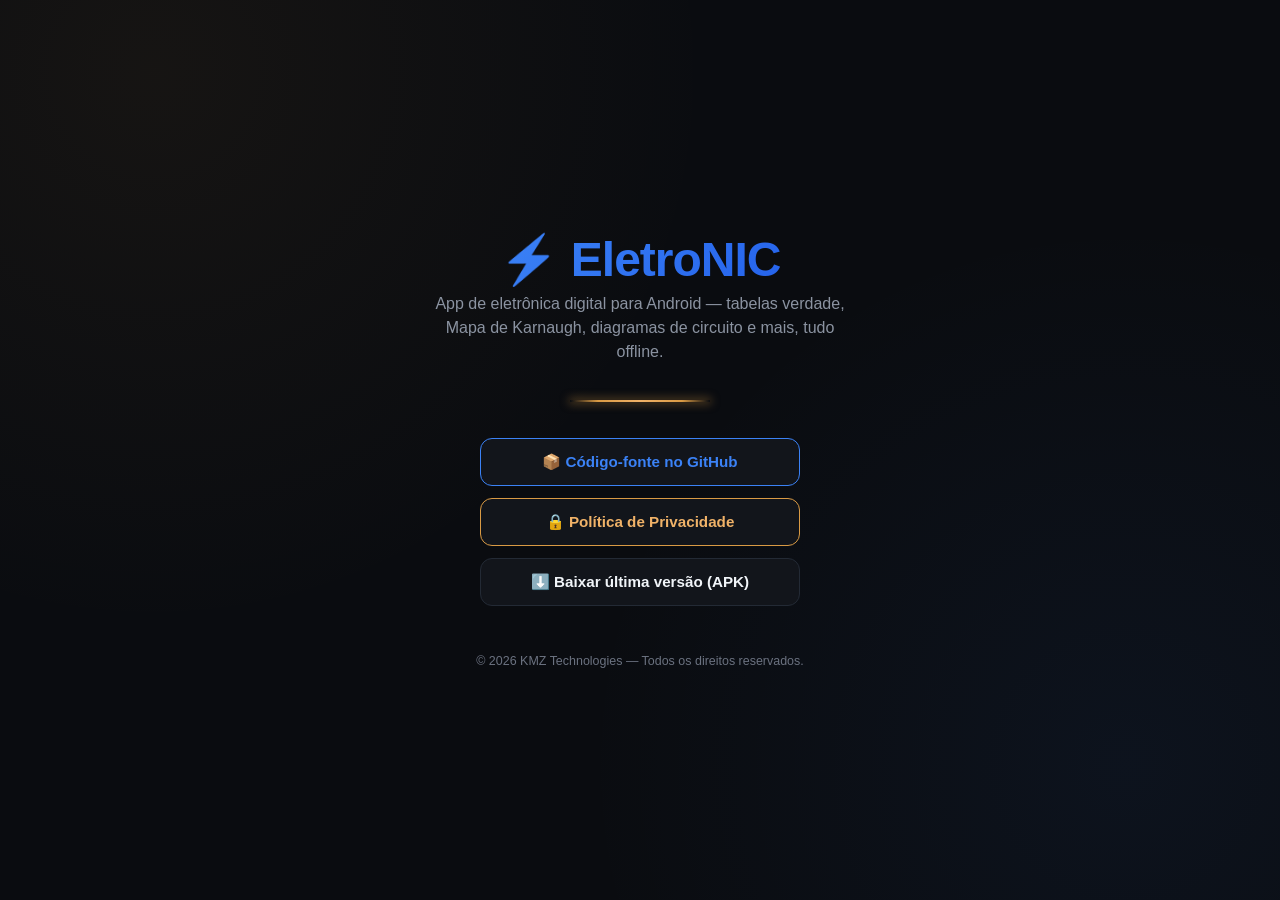
<file: docs/index.html>
<!DOCTYPE html>
<html lang="pt-BR">
<head>
<meta charset="UTF-8">
<meta name="viewport" content="width=device-width, initial-scale=1.0">
<title>EletroNIC — Eletrônica Digital</title>
<style>
    :root {
        --bg: #0a0c10;
        --surface: #12151b;
        --border: #232a35;
        --text: #f1f5f9;
        --text-muted: #8b93a1;
        --primary: #3b82f6;
        --accent: #d99a44;
        --accent-bright: #f0b268;
    }
    * { box-sizing: border-box; margin: 0; padding: 0; }
    body {
        background-color: var(--bg);
        background-image:
            radial-gradient(circle at 12% 8%, rgba(217, 154, 68, 0.06), transparent 40%),
            radial-gradient(circle at 88% 85%, rgba(59, 130, 246, 0.06), transparent 40%);
        color: var(--text);
        font-family: 'Segoe UI', Roboto, Helvetica, Arial, sans-serif;
        min-height: 100vh;
        display: flex;
        flex-direction: column;
        align-items: center;
        justify-content: center;
        padding: 32px 20px;
        text-align: center;
    }
    .logo {
        font-size: 3rem;
        font-weight: 900;
        background: linear-gradient(135deg, #3b82f6 0%, #2563eb 100%);
        -webkit-background-clip: text;
        -webkit-text-fill-color: transparent;
        letter-spacing: -1px;
        margin-bottom: 4px;
    }
    .tagline {
        color: var(--text-muted);
        font-size: 1rem;
        margin-bottom: 36px;
        max-width: 420px;
        line-height: 1.5;
    }
    .trace {
        width: 140px;
        height: 2px;
        background: linear-gradient(90deg, transparent 0%, var(--accent) 20%, var(--accent-bright) 50%, var(--accent) 80%, transparent 100%);
        box-shadow: 0 0 10px 1px rgba(217, 154, 68, 0.55);
        margin-bottom: 36px;
    }
    .links {
        display: flex;
        flex-direction: column;
        gap: 12px;
        width: 100%;
        max-width: 320px;
    }
    .link-card {
        display: flex;
        align-items: center;
        justify-content: center;
        gap: 8px;
        background: var(--surface);
        border: 1px solid var(--border);
        border-radius: 12px;
        padding: 14px 20px;
        color: var(--text);
        text-decoration: none;
        font-weight: 600;
        font-size: 0.95rem;
        transition: border-color 0.2s, transform 0.1s;
    }
    .link-card:active { transform: scale(0.98); }
    .link-card.primary { border-color: var(--primary); color: var(--primary); }
    .link-card.accent { border-color: var(--accent); color: var(--accent-bright); }
    .footer {
        margin-top: 48px;
        font-size: 0.78rem;
        color: #6b7280;
    }
</style>
</head>
<body>

<div class="logo">⚡ EletroNIC</div>
<p class="tagline">
    App de eletrônica digital para Android — tabelas verdade, Mapa de Karnaugh,
    diagramas de circuito e mais, tudo offline.
</p>

<div class="trace"></div>

<div class="links">
    <a class="link-card primary" href="https://github.com/gamerkaua00/EletroNIC">
        📦 Código-fonte no GitHub
    </a>
    <a class="link-card accent" href="privacy-policy.html">
        🔒 Política de Privacidade
    </a>
    <a class="link-card" href="https://github.com/gamerkaua00/EletroNIC/actions">
        ⬇️ Baixar última versão (APK)
    </a>
</div>

<div class="footer">© 2026 KMZ Technologies — Todos os direitos reservados.</div>

</body>
</html>
</file>
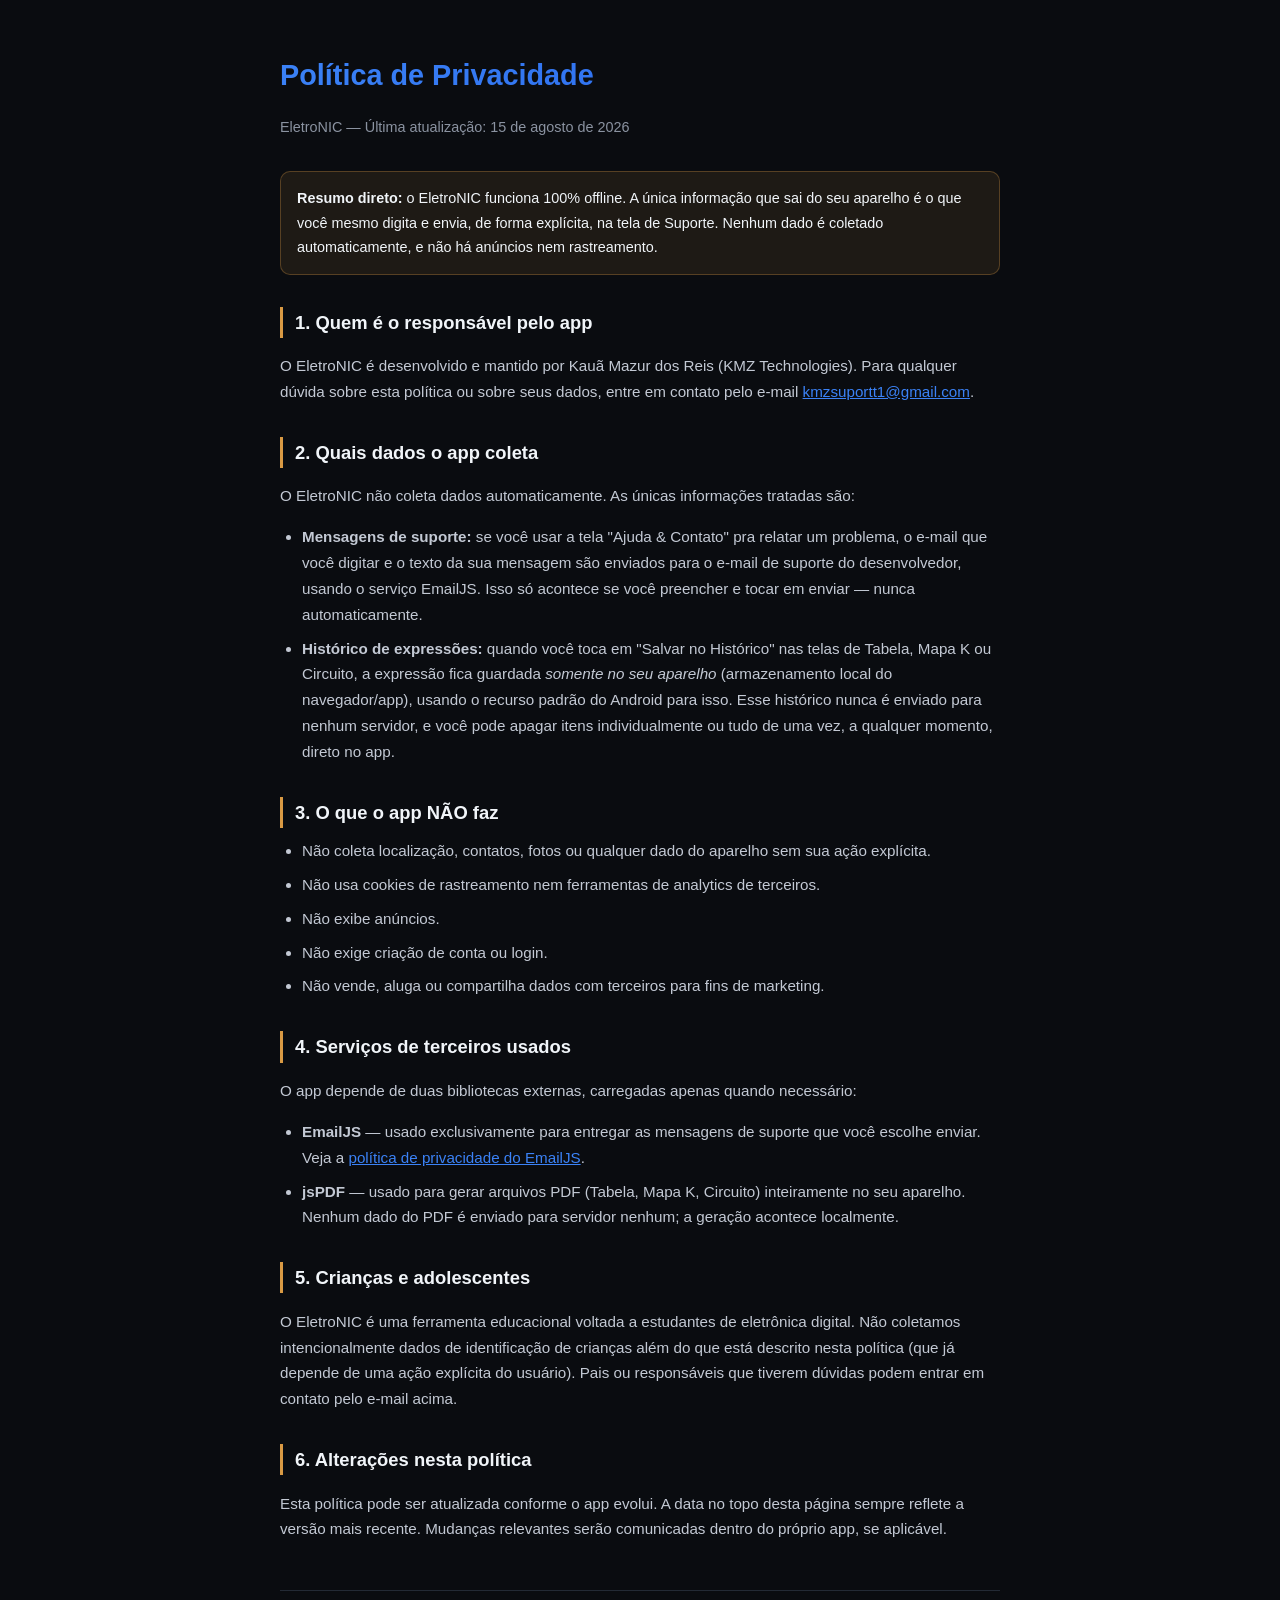
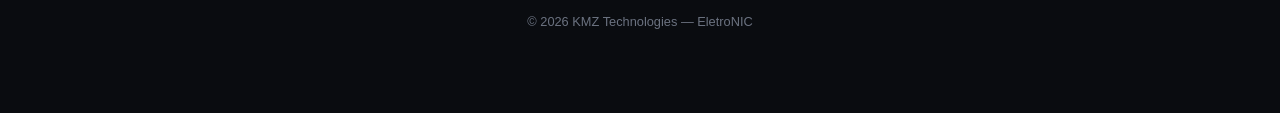
<file: privacy-policy.html>
<!DOCTYPE html>
<html lang="pt-BR">
<head>
<meta charset="UTF-8">
<meta name="viewport" content="width=device-width, initial-scale=1.0">
<title>Política de Privacidade - EletroNIC</title>
<style>
    body {
        background-color: #0a0c10;
        color: #f1f5f9;
        font-family: 'Segoe UI', Roboto, Helvetica, Arial, sans-serif;
        line-height: 1.7;
        max-width: 720px;
        margin: 0 auto;
        padding: 32px 20px 80px;
    }
    h1 {
        background: linear-gradient(135deg, #3b82f6 0%, #2563eb 100%);
        -webkit-background-clip: text;
        -webkit-text-fill-color: transparent;
        font-size: 1.8rem;
        margin-bottom: 4px;
    }
    .subtitle { color: #8b93a1; font-size: 0.9rem; margin-bottom: 32px; }
    h2 {
        color: #f1f5f9;
        font-size: 1.15rem;
        margin-top: 32px;
        margin-bottom: 10px;
        border-left: 3px solid #d99a44;
        padding-left: 12px;
    }
    p, li { color: #c3c9d4; font-size: 0.95rem; }
    ul { padding-left: 22px; margin-top: 8px; }
    li { margin-bottom: 8px; }
    a { color: #3b82f6; }
    .highlight {
        background: rgba(217, 154, 68, 0.1);
        border: 1px solid rgba(217, 154, 68, 0.3);
        border-radius: 10px;
        padding: 14px 16px;
        margin: 20px 0;
        font-size: 0.9rem;
    }
    .footer {
        margin-top: 48px;
        padding-top: 20px;
        border-top: 1px solid #232a35;
        font-size: 0.8rem;
        color: #6b7280;
        text-align: center;
    }
</style>
</head>
<body>

<h1>Política de Privacidade</h1>
<p class="subtitle">EletroNIC — Última atualização: 15 de agosto de 2026</p>

<div class="highlight">
    <strong>Resumo direto:</strong> o EletroNIC funciona 100% offline. A única informação que
    sai do seu aparelho é o que você mesmo digita e envia, de forma explícita, na tela de
    Suporte. Nenhum dado é coletado automaticamente, e não há anúncios nem rastreamento.
</div>

<h2>1. Quem é o responsável pelo app</h2>
<p>
    O EletroNIC é desenvolvido e mantido por Kauã Mazur dos Reis (KMZ Technologies). Para
    qualquer dúvida sobre esta política ou sobre seus dados, entre em contato pelo e-mail
    <a href="mailto:kmzsuportt1@gmail.com">kmzsuportt1@gmail.com</a>.
</p>

<h2>2. Quais dados o app coleta</h2>
<p>O EletroNIC não coleta dados automaticamente. As únicas informações tratadas são:</p>
<ul>
    <li>
        <strong>Mensagens de suporte:</strong> se você usar a tela "Ajuda &amp; Contato" pra
        relatar um problema, o e-mail que você digitar e o texto da sua mensagem são enviados
        para o e-mail de suporte do desenvolvedor, usando o serviço EmailJS. Isso só acontece
        se você preencher e tocar em enviar — nunca automaticamente.
    </li>
    <li>
        <strong>Histórico de expressões:</strong> quando você toca em "Salvar no Histórico"
        nas telas de Tabela, Mapa K ou Circuito, a expressão fica guardada
        <em>somente no seu aparelho</em> (armazenamento local do navegador/app), usando o
        recurso padrão do Android para isso. Esse histórico nunca é enviado para nenhum
        servidor, e você pode apagar itens individualmente ou tudo de uma vez, a qualquer
        momento, direto no app.
    </li>
</ul>

<h2>3. O que o app NÃO faz</h2>
<ul>
    <li>Não coleta localização, contatos, fotos ou qualquer dado do aparelho sem sua ação explícita.</li>
    <li>Não usa cookies de rastreamento nem ferramentas de analytics de terceiros.</li>
    <li>Não exibe anúncios.</li>
    <li>Não exige criação de conta ou login.</li>
    <li>Não vende, aluga ou compartilha dados com terceiros para fins de marketing.</li>
</ul>

<h2>4. Serviços de terceiros usados</h2>
<p>O app depende de duas bibliotecas externas, carregadas apenas quando necessário:</p>
<ul>
    <li>
        <strong>EmailJS</strong> — usado exclusivamente para entregar as mensagens de suporte
        que você escolhe enviar. Veja a
        <a href="https://www.emailjs.com/legal/privacy-policy/" target="_blank" rel="noopener">política de privacidade do EmailJS</a>.
    </li>
    <li>
        <strong>jsPDF</strong> — usado para gerar arquivos PDF (Tabela, Mapa K, Circuito)
        inteiramente no seu aparelho. Nenhum dado do PDF é enviado para servidor nenhum; a
        geração acontece localmente.
    </li>
</ul>

<h2>5. Crianças e adolescentes</h2>
<p>
    O EletroNIC é uma ferramenta educacional voltada a estudantes de eletrônica digital.
    Não coletamos intencionalmente dados de identificação de crianças além do que está
    descrito nesta política (que já depende de uma ação explícita do usuário). Pais ou
    responsáveis que tiverem dúvidas podem entrar em contato pelo e-mail acima.
</p>

<h2>6. Alterações nesta política</h2>
<p>
    Esta política pode ser atualizada conforme o app evolui. A data no topo desta página
    sempre reflete a versão mais recente. Mudanças relevantes serão comunicadas dentro do
    próprio app, se aplicável.
</p>

<div class="footer">
    © 2026 KMZ Technologies — EletroNIC
</div>

</body>
</html>
</file>
